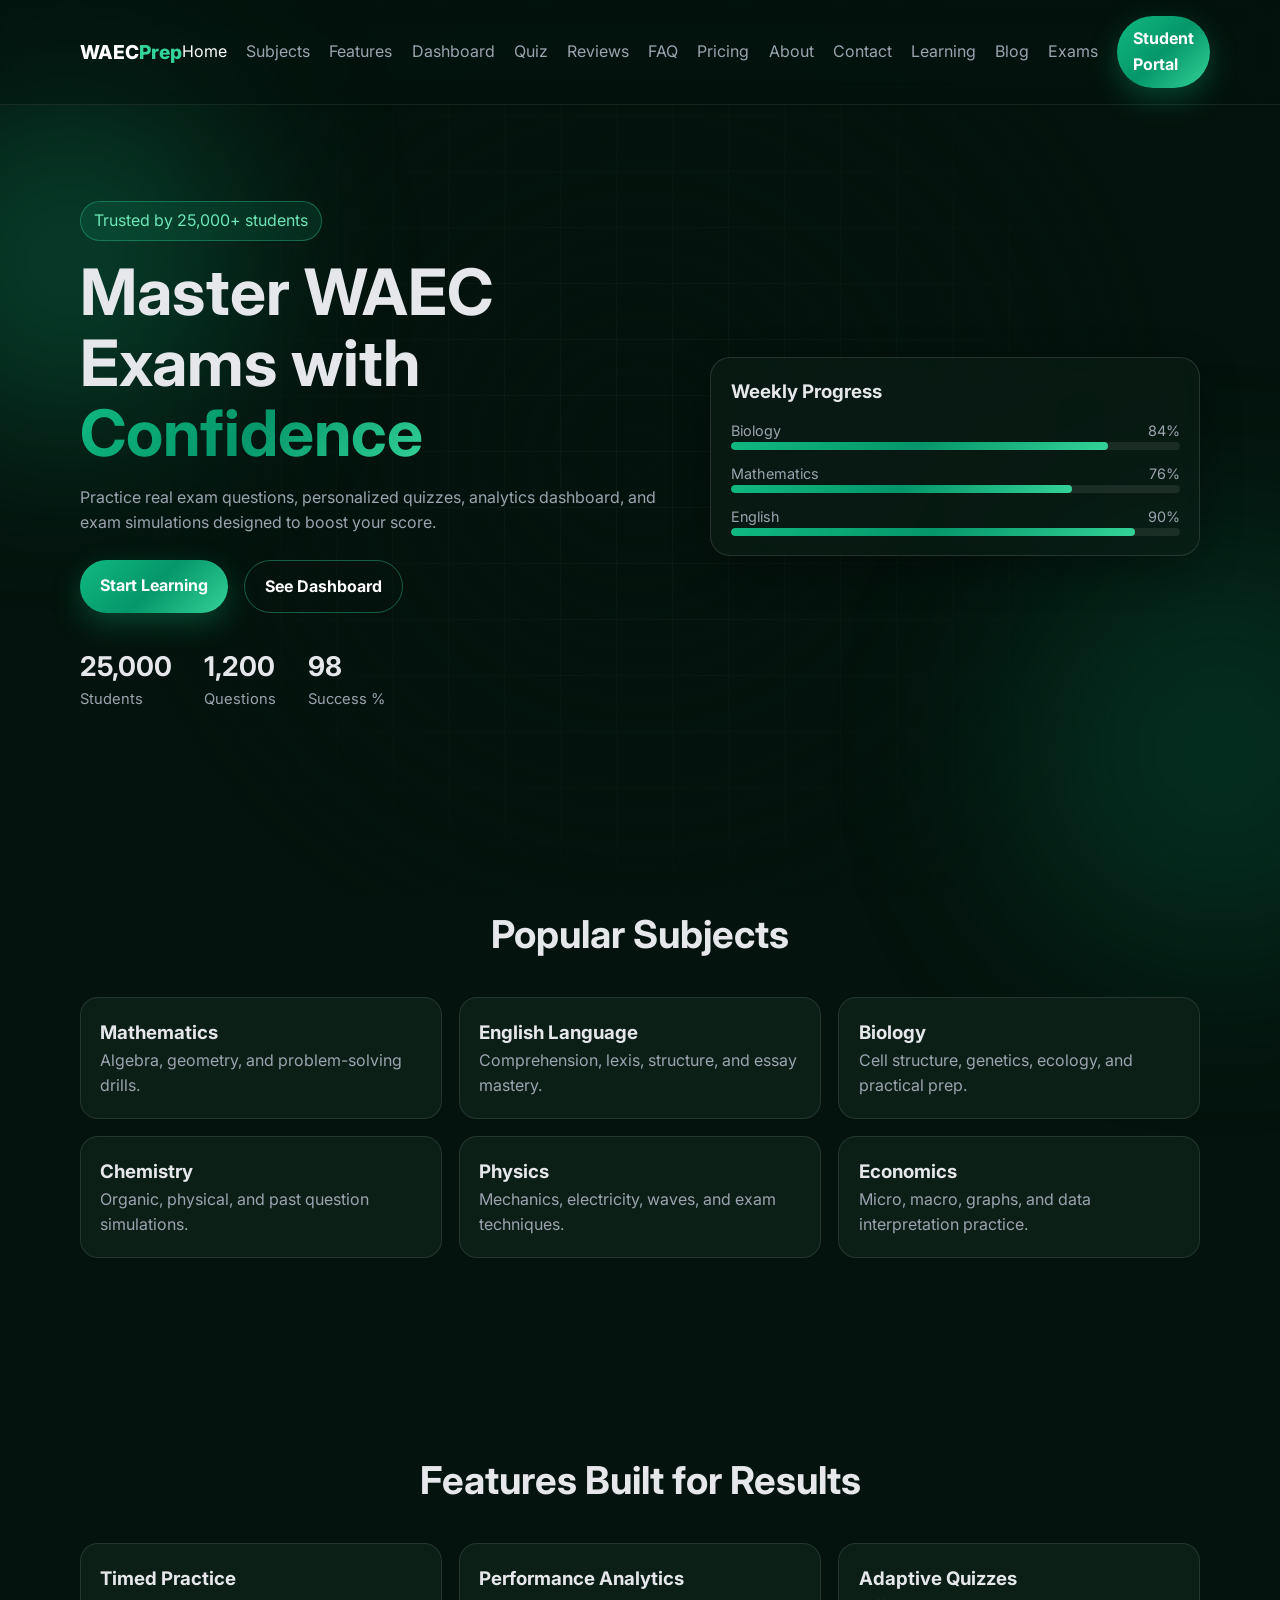
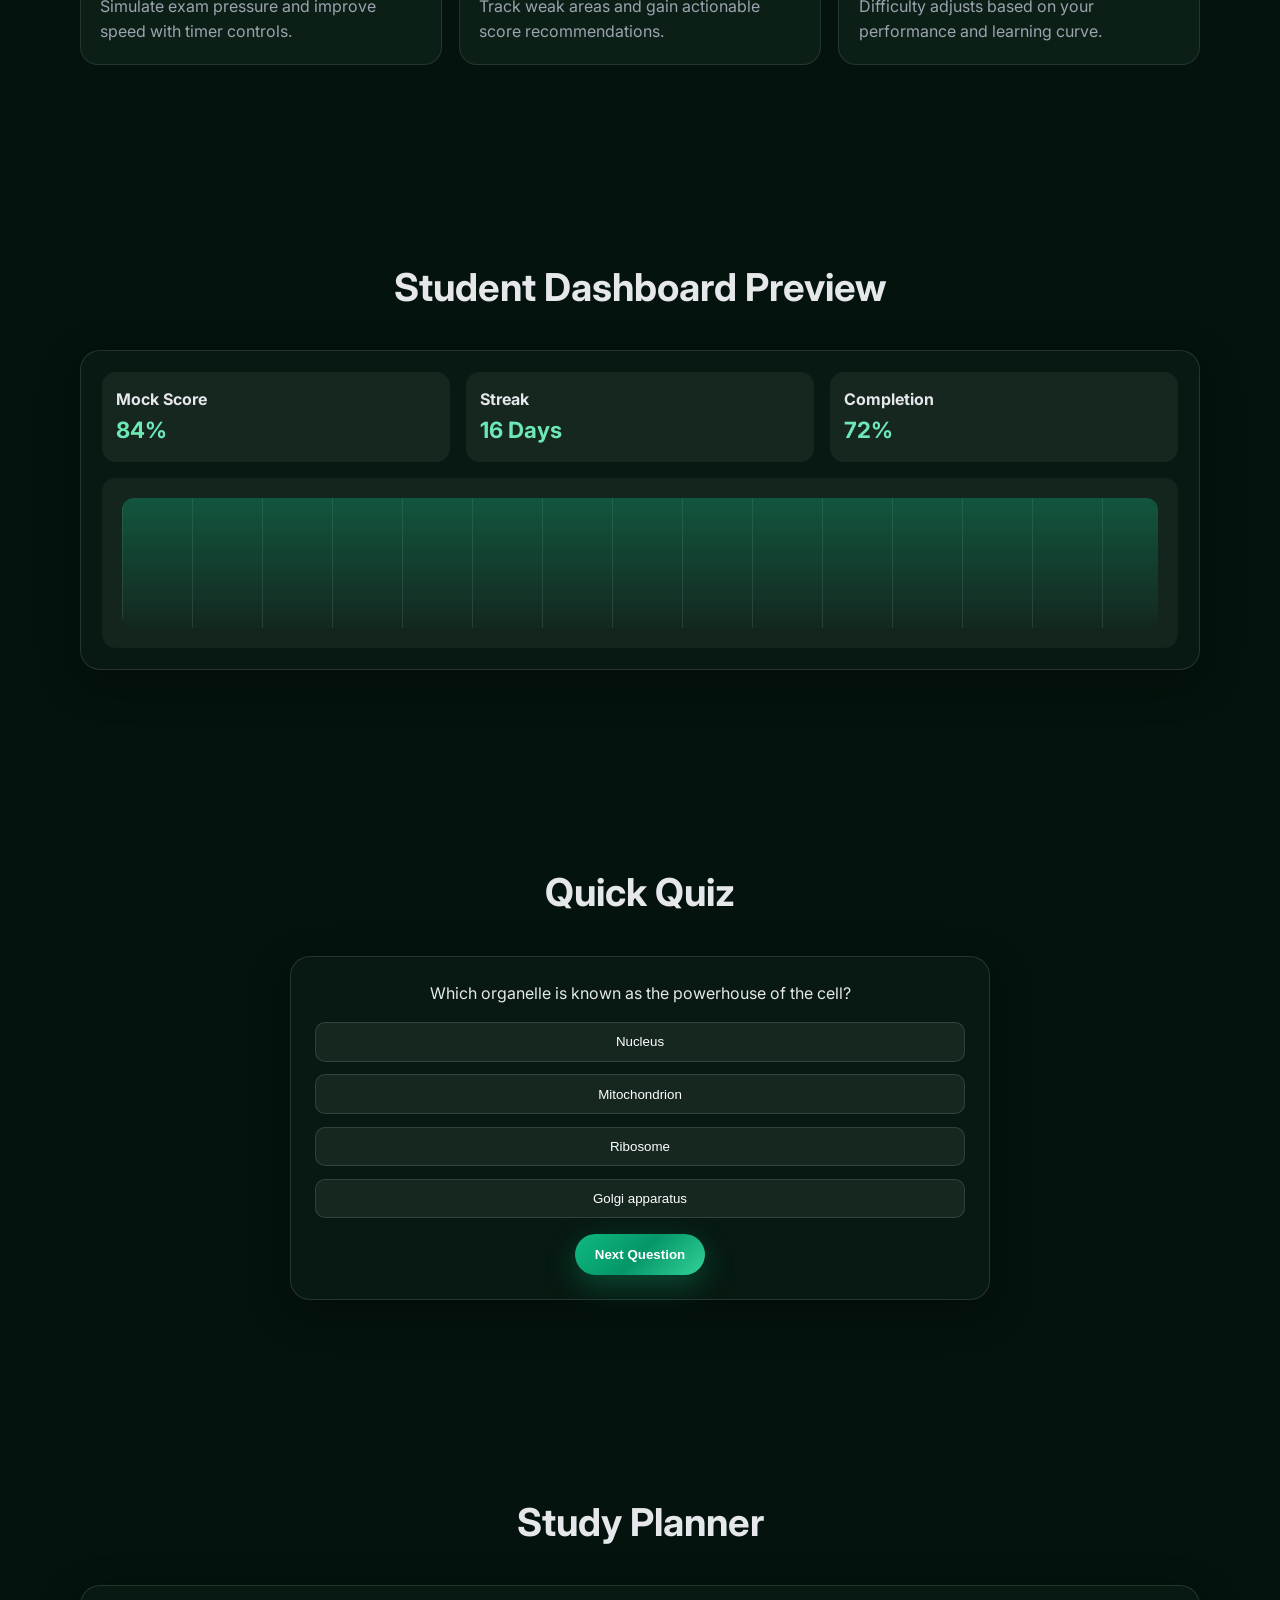
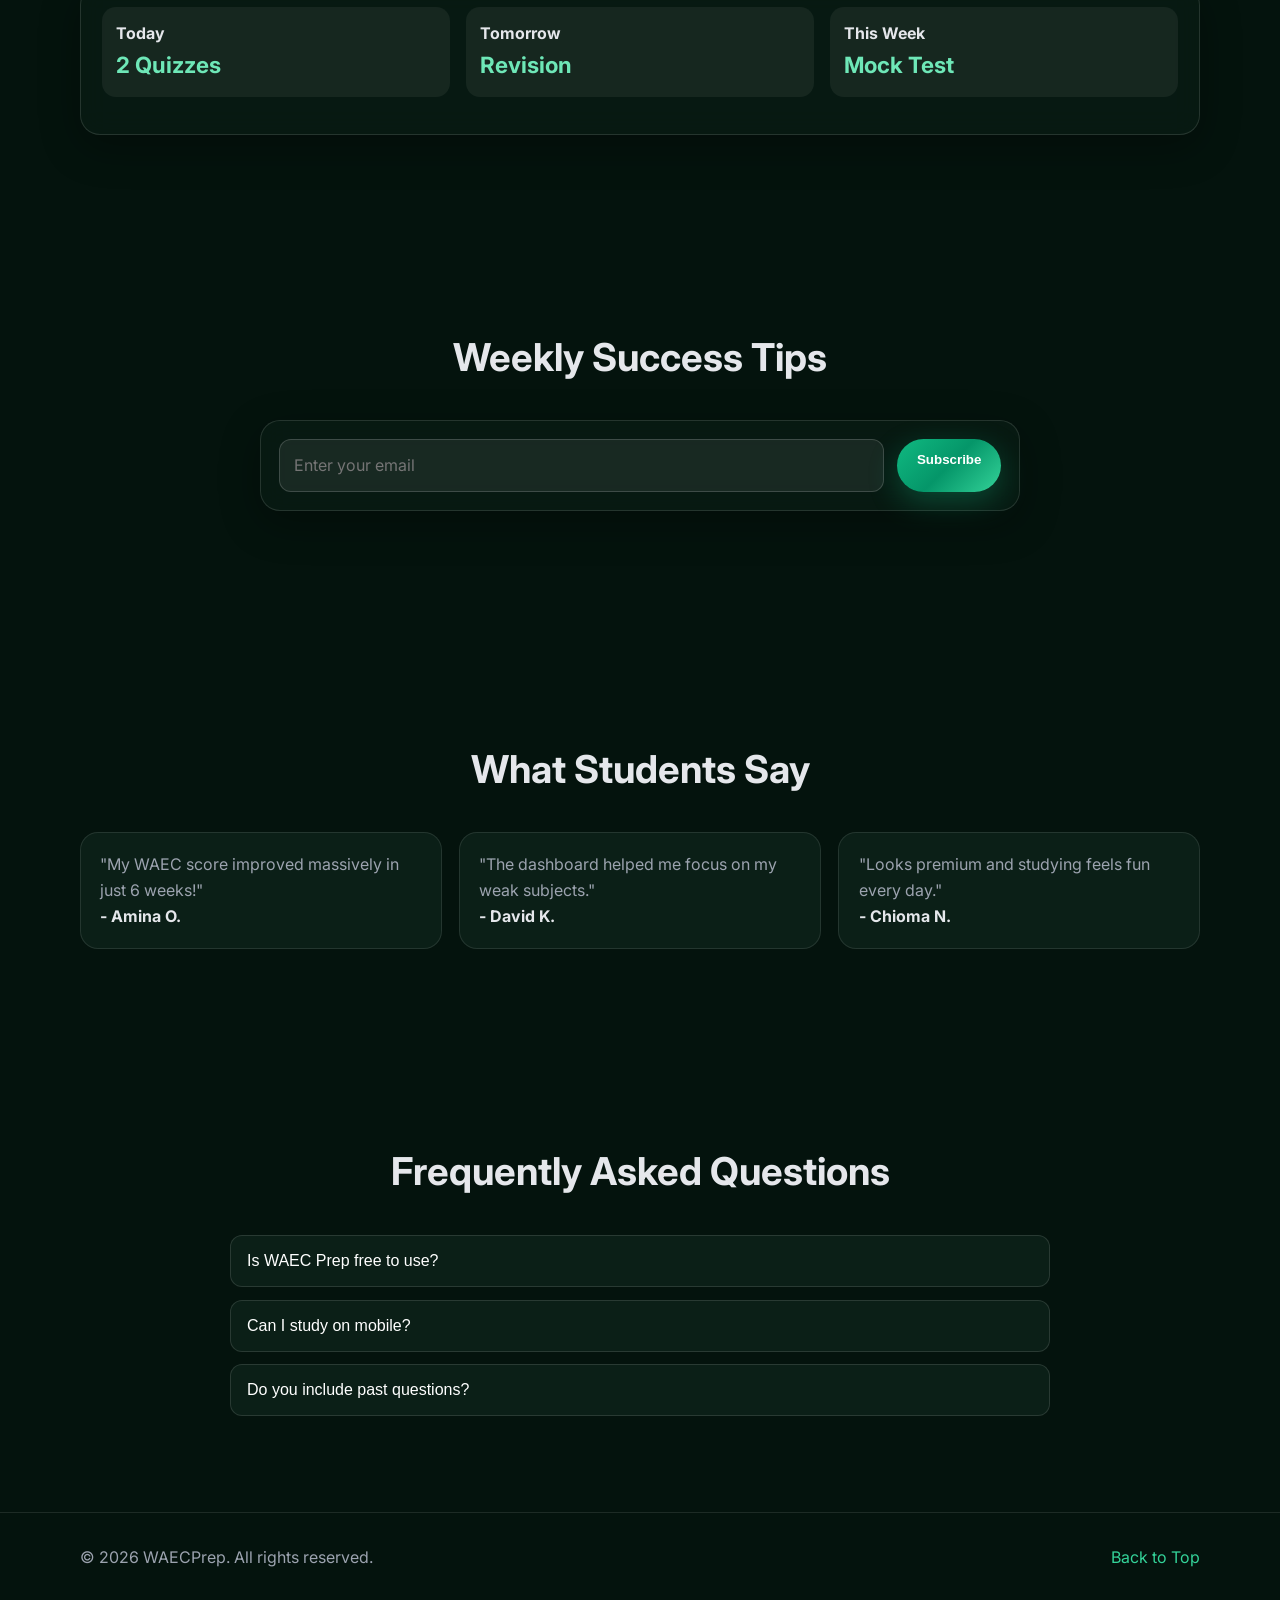
<file: index.html>
<!DOCTYPE html>
<html lang="en">
<head>
  <meta charset="UTF-8" />
  <meta name="viewport" content="width=device-width, initial-scale=1.0" />
  <title>WAEC Prep - Learn Smarter, Score Higher</title>
  <link rel="preconnect" href="https://fonts.googleapis.com">
  <link rel="preconnect" href="https://fonts.gstatic.com" crossorigin>
  <link href="https://fonts.googleapis.com/css2?family=Inter:wght@400;500;600;700;800&display=swap" rel="stylesheet">
  <link rel="stylesheet" href="style.css" />
</head>
<body>
  <div class="bg-effects" aria-hidden="true">
    <span class="orb orb-1"></span>
    <span class="orb orb-2"></span>
    <span class="grid-overlay"></span>
  </div>

  <header class="navbar" id="navbar">
    <div class="container nav-wrapper">
      <a href="#home" class="logo">WAEC<span>Prep</span></a>
      <button class="mobile-toggle" id="mobileToggle" aria-label="Toggle navigation">
        <span></span><span></span><span></span>
      </button>
      <nav class="nav-links" id="navLinks">
        <a href="#home" class="nav-link active">Home</a>
        <a href="#subjects" class="nav-link">Subjects</a>
        <a href="#features" class="nav-link">Features</a>
        <a href="#dashboard" class="nav-link">Dashboard</a>
        <a href="#quiz" class="nav-link">Quiz</a>
        <a href="#testimonials" class="nav-link">Reviews</a>
        <a href="#faq" class="nav-link">FAQ</a>
        <a href="pricing.html" class="nav-link">Pricing</a>
        <a href="about.html" class="nav-link">About</a>
        <a href="contact.html" class="nav-link">Contact</a>
        <a href="learning.html" class="nav-link">Learning</a>
        <a href="blog.html" class="nav-link">Blog</a>
        <a href="exams.html" class="nav-link">Exams</a>
        <a href="dashboard.html" class="btn btn-sm ripple">Student Portal</a>
      </nav>
    </div>
  </header>

  <main>
    <section class="hero section" id="home">
      <div class="container hero-layout">
        <div class="hero-text reveal">
          <p class="badge">Trusted by 25,000+ students</p>
          <h1>Master WAEC Exams with <span>Confidence</span></h1>
          <p class="sub">Practice real exam questions, personalized quizzes, analytics dashboard, and exam simulations designed to boost your score.</p>
          <div class="hero-actions">
            <a href="#subjects" class="btn ripple">Start Learning</a>
            <a href="#dashboard" class="btn btn-ghost ripple">See Dashboard</a>
          </div>
          <div class="stats">
            <div><h3 class="counter" data-target="25000">0</h3><p>Students</p></div>
            <div><h3 class="counter" data-target="1200">0</h3><p>Questions</p></div>
            <div><h3 class="counter" data-target="98">0</h3><p>Success %</p></div>
          </div>
        </div>
        <div class="hero-card reveal delay-1">
          <div class="glass panel">
            <h3>Weekly Progress</h3>
            <div class="progress-wrap">
              <div class="progress-label"><span>Biology</span><span>84%</span></div>
              <div class="track"><div class="bar w84"></div></div>
              <div class="progress-label"><span>Mathematics</span><span>76%</span></div>
              <div class="track"><div class="bar w76"></div></div>
              <div class="progress-label"><span>English</span><span>90%</span></div>
              <div class="track"><div class="bar w90"></div></div>
            </div>
          </div>
        </div>
      </div>
    </section>

    <section class="section" id="subjects">
      <div class="container">
        <h2 class="section-title reveal">Popular Subjects</h2>
        <div class="cards-grid">
          <article class="subject-card reveal"><h3>Mathematics</h3><p>Algebra, geometry, and problem-solving drills.</p></article>
          <article class="subject-card reveal delay-1"><h3>English Language</h3><p>Comprehension, lexis, structure, and essay mastery.</p></article>
          <article class="subject-card reveal delay-2"><h3>Biology</h3><p>Cell structure, genetics, ecology, and practical prep.</p></article>
          <article class="subject-card reveal"><h3>Chemistry</h3><p>Organic, physical, and past question simulations.</p></article>
          <article class="subject-card reveal delay-1"><h3>Physics</h3><p>Mechanics, electricity, waves, and exam techniques.</p></article>
          <article class="subject-card reveal delay-2"><h3>Economics</h3><p>Micro, macro, graphs, and data interpretation practice.</p></article>
        </div>
      </div>
    </section>

    <section class="section" id="features">
      <div class="container">
        <h2 class="section-title reveal">Features Built for Results</h2>
        <div class="feature-grid">
          <article class="feature-card reveal"><h3>Timed Practice</h3><p>Simulate exam pressure and improve speed with timer controls.</p></article>
          <article class="feature-card reveal delay-1"><h3>Performance Analytics</h3><p>Track weak areas and gain actionable score recommendations.</p></article>
          <article class="feature-card reveal delay-2"><h3>Adaptive Quizzes</h3><p>Difficulty adjusts based on your performance and learning curve.</p></article>
        </div>
      </div>
    </section>

    <section class="section" id="dashboard">
      <div class="container">
        <h2 class="section-title reveal">Student Dashboard Preview</h2>
        <div class="dashboard glass reveal">
          <div class="dash-top">
            <div class="metric"><h4>Mock Score</h4><p>84%</p></div>
            <div class="metric"><h4>Streak</h4><p>16 Days</p></div>
            <div class="metric"><h4>Completion</h4><p>72%</p></div>
          </div>
          <div class="dash-chart">
            <div class="chart-line"></div>
          </div>
        </div>
      </div>
    </section>

    <section class="section" id="quiz">
      <div class="container">
        <h2 class="section-title reveal">Quick Quiz</h2>
        <div class="quiz-box glass reveal">
          <p id="question">Loading question...</p>
          <div id="answers" class="answer-list"></div>
          <button id="nextBtn" class="btn ripple">Next Question</button>
        </div>
      </div>
    </section>


    <section class="section" id="planner">
      <div class="container">
        <h2 class="section-title reveal">Study Planner</h2>
        <div class="dashboard glass reveal">
          <div class="dash-top">
            <div class="metric"><h4>Today</h4><p>2 Quizzes</p></div>
            <div class="metric"><h4>Tomorrow</h4><p>Revision</p></div>
            <div class="metric"><h4>This Week</h4><p>Mock Test</p></div>
          </div>
        </div>
      </div>
    </section>


    <section class="section" id="newsletter">
      <div class="container">
        <h2 class="section-title reveal">Weekly Success Tips</h2>
        <form class="glass newsletter reveal" id="newsletterForm">
          <input type="email" id="newsletterEmail" placeholder="Enter your email" required />
          <button class="btn ripple" type="submit">Subscribe</button>
        </form>
        <p class="newsletter-note" id="newsletterNote"></p>
      </div>
    </section>

    <section class="section" id="testimonials">
      <div class="container">
        <h2 class="section-title reveal">What Students Say</h2>
        <div class="testimonial-grid">
          <article class="testimonial reveal"><p>"My WAEC score improved massively in just 6 weeks!"</p><h4>- Amina O.</h4></article>
          <article class="testimonial reveal delay-1"><p>"The dashboard helped me focus on my weak subjects."</p><h4>- David K.</h4></article>
          <article class="testimonial reveal delay-2"><p>"Looks premium and studying feels fun every day."</p><h4>- Chioma N.</h4></article>
        </div>
      </div>
    </section>

    <section class="section" id="faq">
      <div class="container">
        <h2 class="section-title reveal">Frequently Asked Questions</h2>
        <div class="faq-list">
          <div class="faq-item reveal">
            <button class="faq-question">Is WAEC Prep free to use?</button>
            <div class="faq-answer"><p>Yes, core quizzes and study tools are free with optional premium bundles.</p></div>
          </div>
          <div class="faq-item reveal delay-1">
            <button class="faq-question">Can I study on mobile?</button>
            <div class="faq-answer"><p>Absolutely. The platform is fully responsive for phones, tablets, and desktops.</p></div>
          </div>
          <div class="faq-item reveal delay-2">
            <button class="faq-question">Do you include past questions?</button>
            <div class="faq-answer"><p>Yes. We curate WAEC-style and past-question inspired practice sets regularly.</p></div>
          </div>
        </div>
      </div>
    </section>
  </main>

  <footer class="footer">
    <div class="container footer-wrap">
      <p>© 2026 WAECPrep. All rights reserved.</p>
      <a href="#home">Back to Top</a>
    </div>
  </footer>

  <script src="script.js"></script>
</body>
</html>
</file>
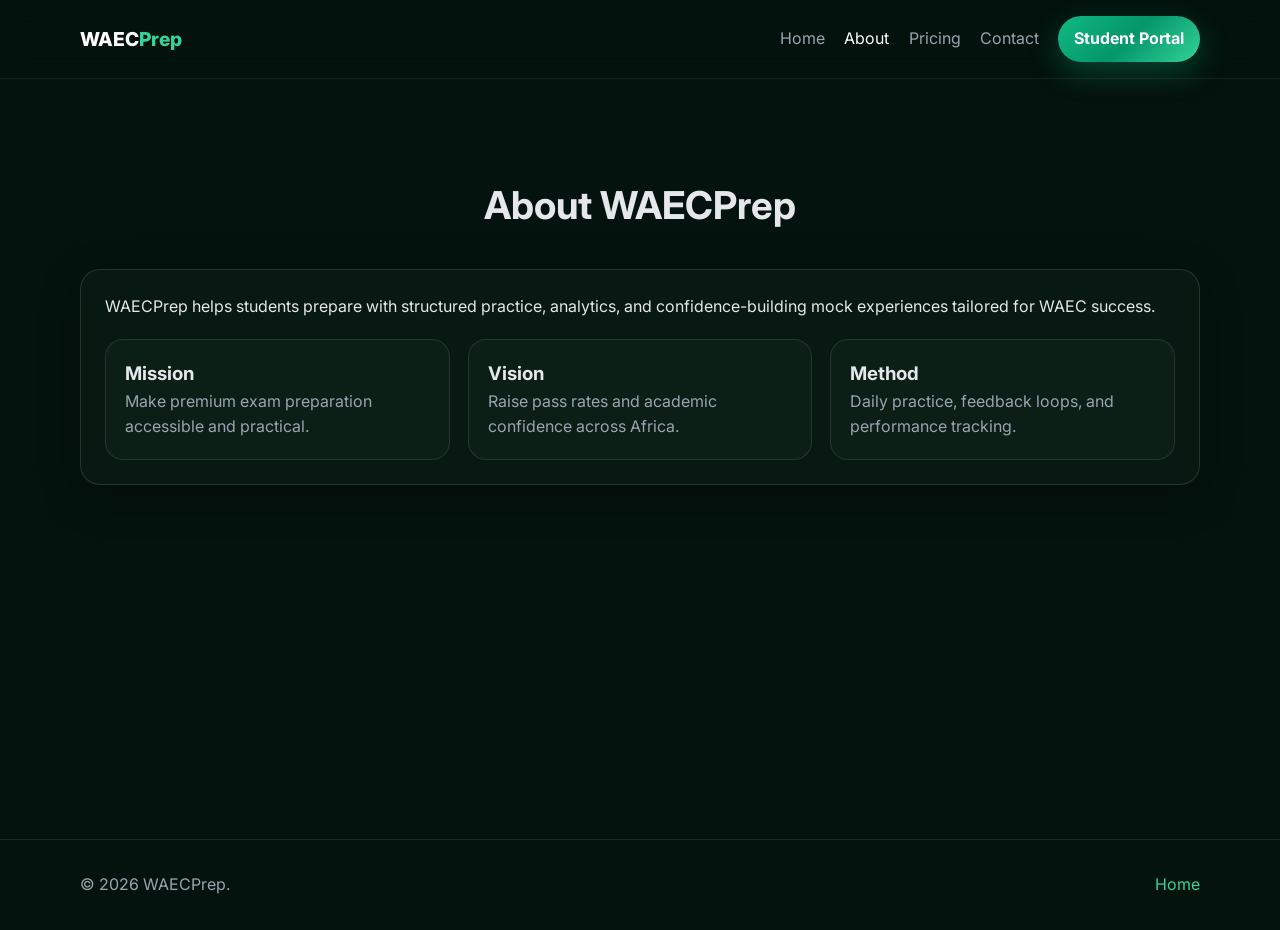
<file: about.html>
<!DOCTYPE html>
<html lang="en">
<head>
  <meta charset="UTF-8" />
  <meta name="viewport" content="width=device-width, initial-scale=1.0" />
  <title>About | WAECPrep</title>
  <link rel="preconnect" href="https://fonts.googleapis.com">
  <link rel="preconnect" href="https://fonts.gstatic.com" crossorigin>
  <link href="https://fonts.googleapis.com/css2?family=Inter:wght@400;500;600;700;800&display=swap" rel="stylesheet">
  <link rel="stylesheet" href="style.css" />
</head>
<body>
<header class="navbar" id="navbar">
  <div class="container nav-wrapper">
    <a href="index.html#home" class="logo">WAEC<span>Prep</span></a>
    <button class="mobile-toggle" id="mobileToggle" aria-label="Toggle navigation"><span></span><span></span><span></span></button>
    <nav class="nav-links" id="navLinks">
      <a href="index.html" class="nav-link">Home</a>
      <a href="about.html" class="nav-link active">About</a>
      <a href="pricing.html" class="nav-link">Pricing</a>
      <a href="contact.html" class="nav-link">Contact</a>
      <a href="dashboard.html" class="btn btn-sm ripple">Student Portal</a>
    </nav>
  </div>
</header>
<main class="section page-shell">
  <div class="container">
    <h1 class="section-title reveal">About WAECPrep</h1>
    <div class="glass page-card reveal">
      <p>WAECPrep helps students prepare with structured practice, analytics, and confidence-building mock experiences tailored for WAEC success.</p>
      <div class="feature-grid page-grid">
        <article class="feature-card"><h3>Mission</h3><p>Make premium exam preparation accessible and practical.</p></article>
        <article class="feature-card"><h3>Vision</h3><p>Raise pass rates and academic confidence across Africa.</p></article>
        <article class="feature-card"><h3>Method</h3><p>Daily practice, feedback loops, and performance tracking.</p></article>
      </div>
    </div>
  </div>
</main>
<footer class="footer"><div class="container footer-wrap"><p>© 2026 WAECPrep.</p><a href="index.html">Home</a></div></footer>
<script src="script.js"></script>
</body>
</html>
</file>
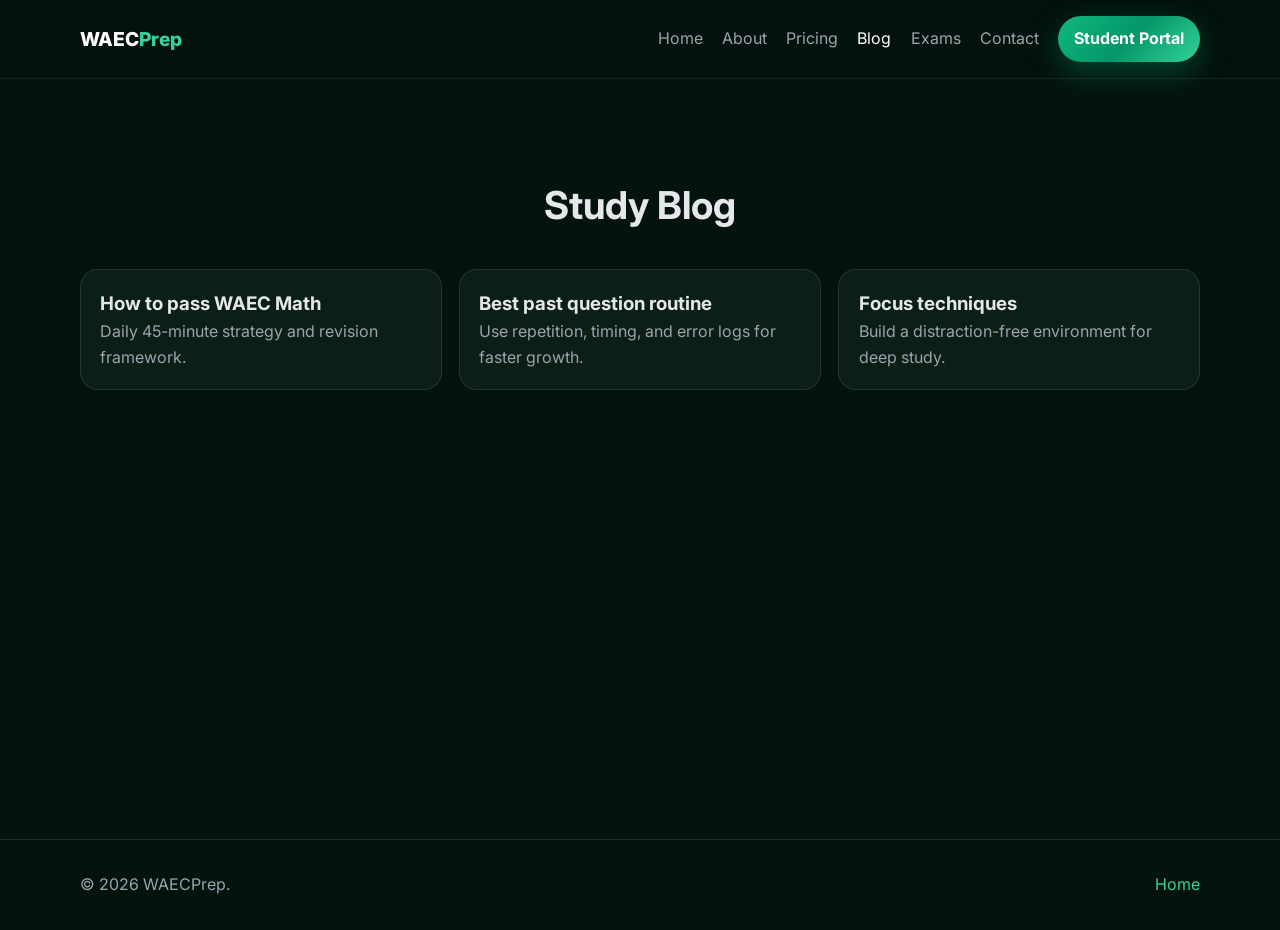
<file: blog.html>
<!DOCTYPE html>
<html lang="en">
<head>
  <meta charset="UTF-8" />
  <meta name="viewport" content="width=device-width, initial-scale=1.0" />
  <title>Blog | WAECPrep</title>
  <link rel="preconnect" href="https://fonts.googleapis.com">
  <link rel="preconnect" href="https://fonts.gstatic.com" crossorigin>
  <link href="https://fonts.googleapis.com/css2?family=Inter:wght@400;500;600;700;800&display=swap" rel="stylesheet">
  <link rel="stylesheet" href="style.css" />
</head>
<body>
<header class="navbar" id="navbar"><div class="container nav-wrapper"><a href="index.html" class="logo">WAEC<span>Prep</span></a><button class="mobile-toggle" id="mobileToggle" aria-label="Toggle navigation"><span></span><span></span><span></span></button><nav class="nav-links" id="navLinks"><a href="index.html" class="nav-link">Home</a><a href="about.html" class="nav-link">About</a><a href="pricing.html" class="nav-link">Pricing</a><a href="blog.html" class="nav-link active">Blog</a><a href="exams.html" class="nav-link">Exams</a><a href="contact.html" class="nav-link">Contact</a><a href="dashboard.html" class="btn btn-sm ripple">Student Portal</a></nav></div></header>
<main class="section page-shell"><div class="container"><h1 class="section-title reveal">Study Blog</h1><div class="cards-grid"><article class="subject-card reveal"><h3>How to pass WAEC Math</h3><p>Daily 45-minute strategy and revision framework.</p></article><article class="subject-card reveal delay-1"><h3>Best past question routine</h3><p>Use repetition, timing, and error logs for faster growth.</p></article><article class="subject-card reveal delay-2"><h3>Focus techniques</h3><p>Build a distraction-free environment for deep study.</p></article></div></div></main>
<footer class="footer"><div class="container footer-wrap"><p>© 2026 WAECPrep.</p><a href="index.html">Home</a></div></footer>
<script src="script.js"></script>
</body>
</html>
</file>
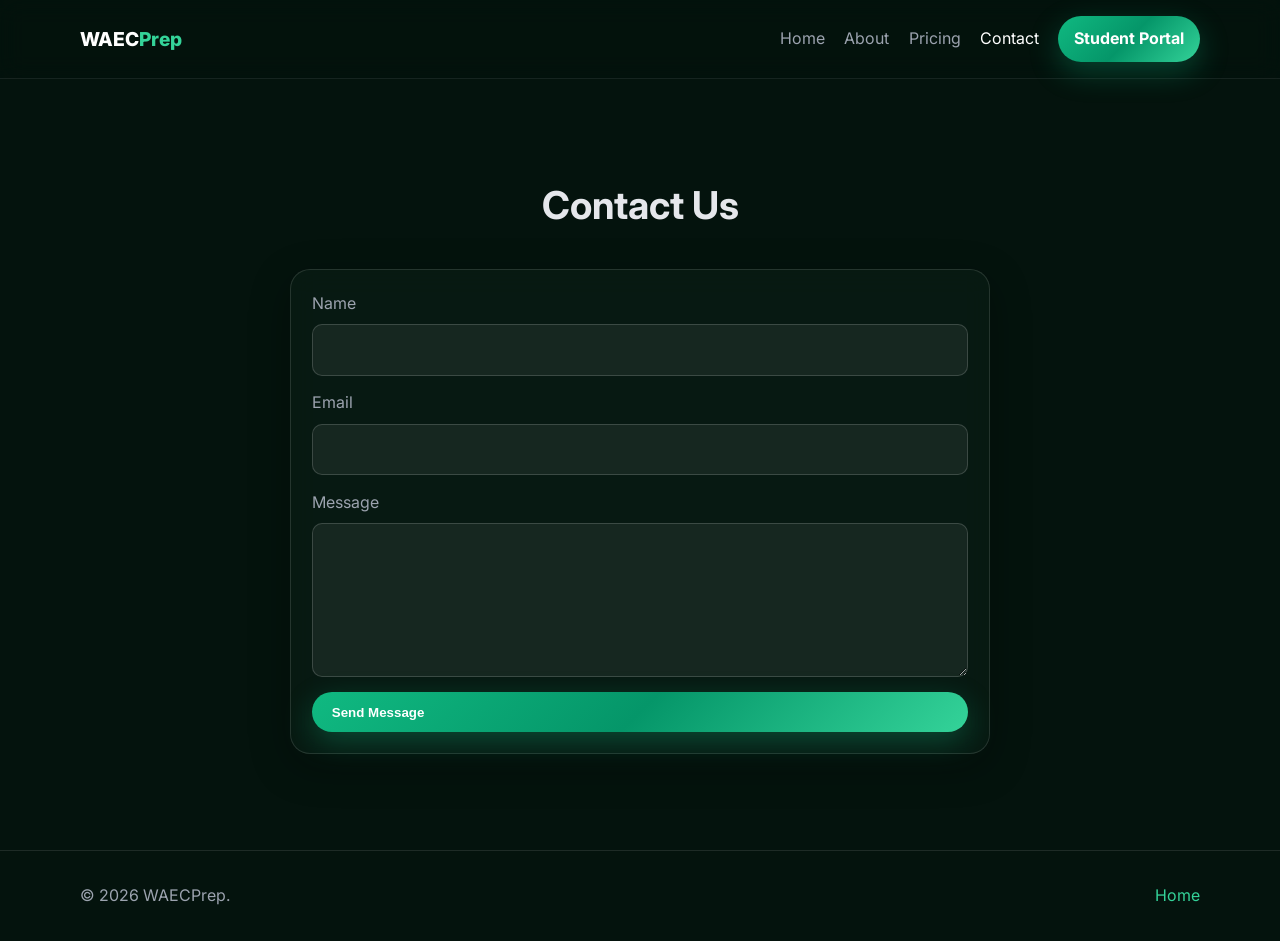
<file: contact.html>
<!DOCTYPE html>
<html lang="en">
<head>
  <meta charset="UTF-8" />
  <meta name="viewport" content="width=device-width, initial-scale=1.0" />
  <title>Contact | WAECPrep</title>
  <link rel="preconnect" href="https://fonts.googleapis.com">
  <link rel="preconnect" href="https://fonts.gstatic.com" crossorigin>
  <link href="https://fonts.googleapis.com/css2?family=Inter:wght@400;500;600;700;800&display=swap" rel="stylesheet">
  <link rel="stylesheet" href="style.css" />
</head>
<body>
<header class="navbar" id="navbar"><div class="container nav-wrapper"><a href="index.html" class="logo">WAEC<span>Prep</span></a><button class="mobile-toggle" id="mobileToggle" aria-label="Toggle navigation"><span></span><span></span><span></span></button><nav class="nav-links" id="navLinks"><a href="index.html" class="nav-link">Home</a><a href="about.html" class="nav-link">About</a><a href="pricing.html" class="nav-link">Pricing</a><a href="contact.html" class="nav-link active">Contact</a><a href="dashboard.html" class="btn btn-sm ripple">Student Portal</a></nav></div></header>
<main class="section page-shell"><div class="container"><h1 class="section-title reveal">Contact Us</h1><form class="glass contact-form reveal"><label>Name<input type="text" required></label><label>Email<input type="email" required></label><label>Message<textarea rows="5" required></textarea></label><button class="btn ripple" type="submit">Send Message</button></form></div></main>
<footer class="footer"><div class="container footer-wrap"><p>© 2026 WAECPrep.</p><a href="index.html">Home</a></div></footer>
<script src="script.js"></script>
</body>
</html>
</file>
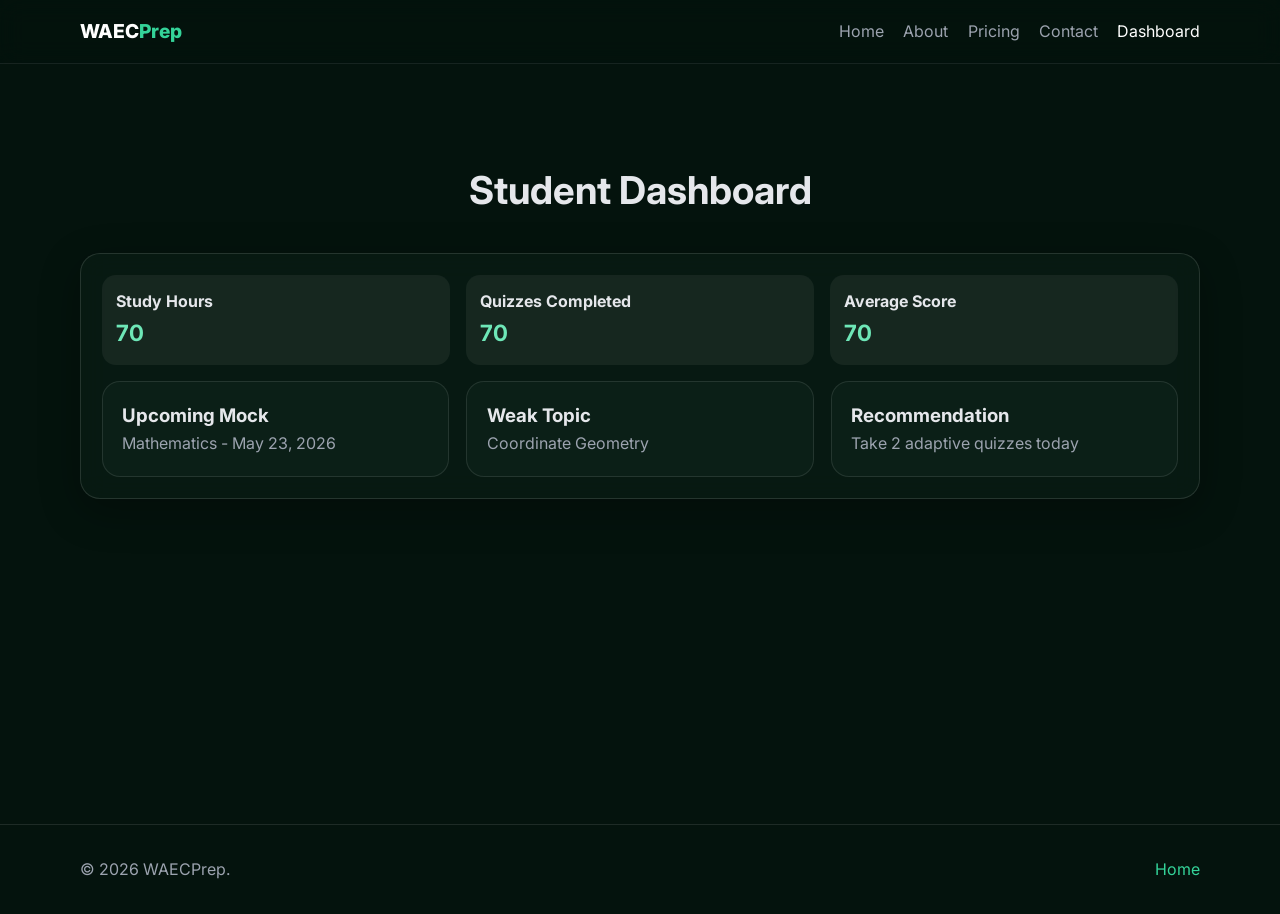
<file: dashboard.html>
<!DOCTYPE html>
<html lang="en">
<head>
  <meta charset="UTF-8" />
  <meta name="viewport" content="width=device-width, initial-scale=1.0" />
  <title>Dashboard | WAECPrep</title>
  <link rel="preconnect" href="https://fonts.googleapis.com">
  <link rel="preconnect" href="https://fonts.gstatic.com" crossorigin>
  <link href="https://fonts.googleapis.com/css2?family=Inter:wght@400;500;600;700;800&display=swap" rel="stylesheet">
  <link rel="stylesheet" href="style.css" />
</head>
<body>
<header class="navbar" id="navbar"><div class="container nav-wrapper"><a href="index.html" class="logo">WAEC<span>Prep</span></a><button class="mobile-toggle" id="mobileToggle" aria-label="Toggle navigation"><span></span><span></span><span></span></button><nav class="nav-links" id="navLinks"><a href="index.html" class="nav-link">Home</a><a href="about.html" class="nav-link">About</a><a href="pricing.html" class="nav-link">Pricing</a><a href="contact.html" class="nav-link">Contact</a><a href="dashboard.html" class="nav-link active">Dashboard</a></nav></div></header>
<main class="section page-shell"><div class="container"><h1 class="section-title reveal">Student Dashboard</h1><section class="dashboard glass reveal"><div class="dash-top"><div class="metric"><h4>Study Hours</h4><p class="counter" data-target="122">0</p></div><div class="metric"><h4>Quizzes Completed</h4><p class="counter" data-target="87">0</p></div><div class="metric"><h4>Average Score</h4><p class="counter" data-target="84">0</p></div></div><div class="cards-grid"><article class="subject-card"><h3>Upcoming Mock</h3><p>Mathematics - May 23, 2026</p></article><article class="subject-card"><h3>Weak Topic</h3><p>Coordinate Geometry</p></article><article class="subject-card"><h3>Recommendation</h3><p>Take 2 adaptive quizzes today</p></article></div></section></div></main>
<footer class="footer"><div class="container footer-wrap"><p>© 2026 WAECPrep.</p><a href="index.html">Home</a></div></footer>
<script src="script.js"></script>
</body>
</html>
</file>
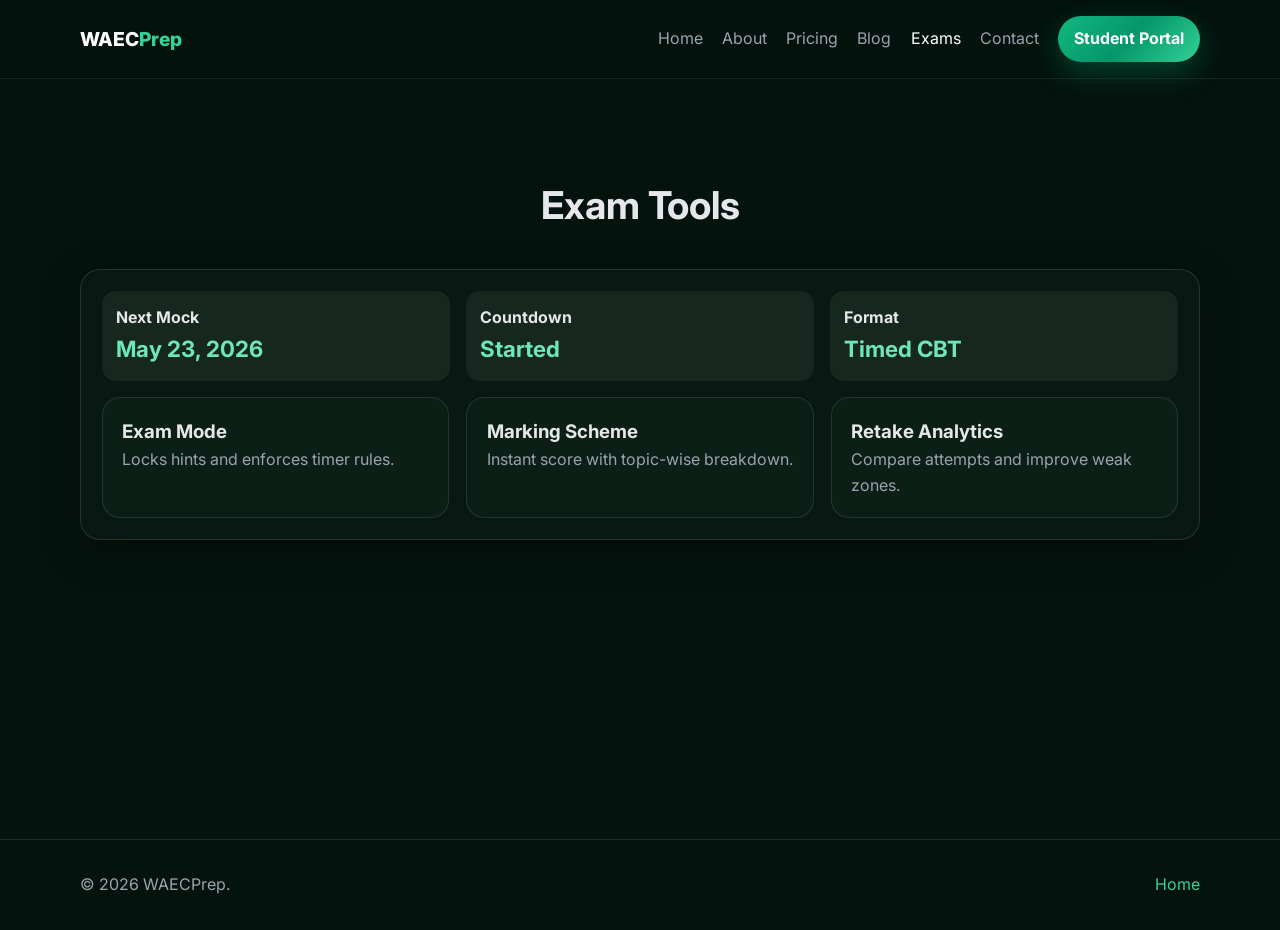
<file: exams.html>
<!DOCTYPE html>
<html lang="en">
<head>
  <meta charset="UTF-8" />
  <meta name="viewport" content="width=device-width, initial-scale=1.0" />
  <title>Exams | WAECPrep</title>
  <link rel="preconnect" href="https://fonts.googleapis.com">
  <link rel="preconnect" href="https://fonts.gstatic.com" crossorigin>
  <link href="https://fonts.googleapis.com/css2?family=Inter:wght@400;500;600;700;800&display=swap" rel="stylesheet">
  <link rel="stylesheet" href="style.css" />
</head>
<body>
<header class="navbar" id="navbar"><div class="container nav-wrapper"><a href="index.html" class="logo">WAEC<span>Prep</span></a><button class="mobile-toggle" id="mobileToggle" aria-label="Toggle navigation"><span></span><span></span><span></span></button><nav class="nav-links" id="navLinks"><a href="index.html" class="nav-link">Home</a><a href="about.html" class="nav-link">About</a><a href="pricing.html" class="nav-link">Pricing</a><a href="blog.html" class="nav-link">Blog</a><a href="exams.html" class="nav-link active">Exams</a><a href="contact.html" class="nav-link">Contact</a><a href="dashboard.html" class="btn btn-sm ripple">Student Portal</a></nav></div></header>
<main class="section page-shell"><div class="container"><h1 class="section-title reveal">Exam Tools</h1><section class="dashboard glass reveal"><div class="dash-top"><div class="metric"><h4>Next Mock</h4><p>May 23, 2026</p></div><div class="metric"><h4>Countdown</h4><p id="countdown">--:--:--</p></div><div class="metric"><h4>Format</h4><p>Timed CBT</p></div></div><div class="feature-grid"><article class="feature-card"><h3>Exam Mode</h3><p>Locks hints and enforces timer rules.</p></article><article class="feature-card"><h3>Marking Scheme</h3><p>Instant score with topic-wise breakdown.</p></article><article class="feature-card"><h3>Retake Analytics</h3><p>Compare attempts and improve weak zones.</p></article></div></section></div></main>
<footer class="footer"><div class="container footer-wrap"><p>© 2026 WAECPrep.</p><a href="index.html">Home</a></div></footer>
<script src="script.js"></script>
</body>
</html>
</file>
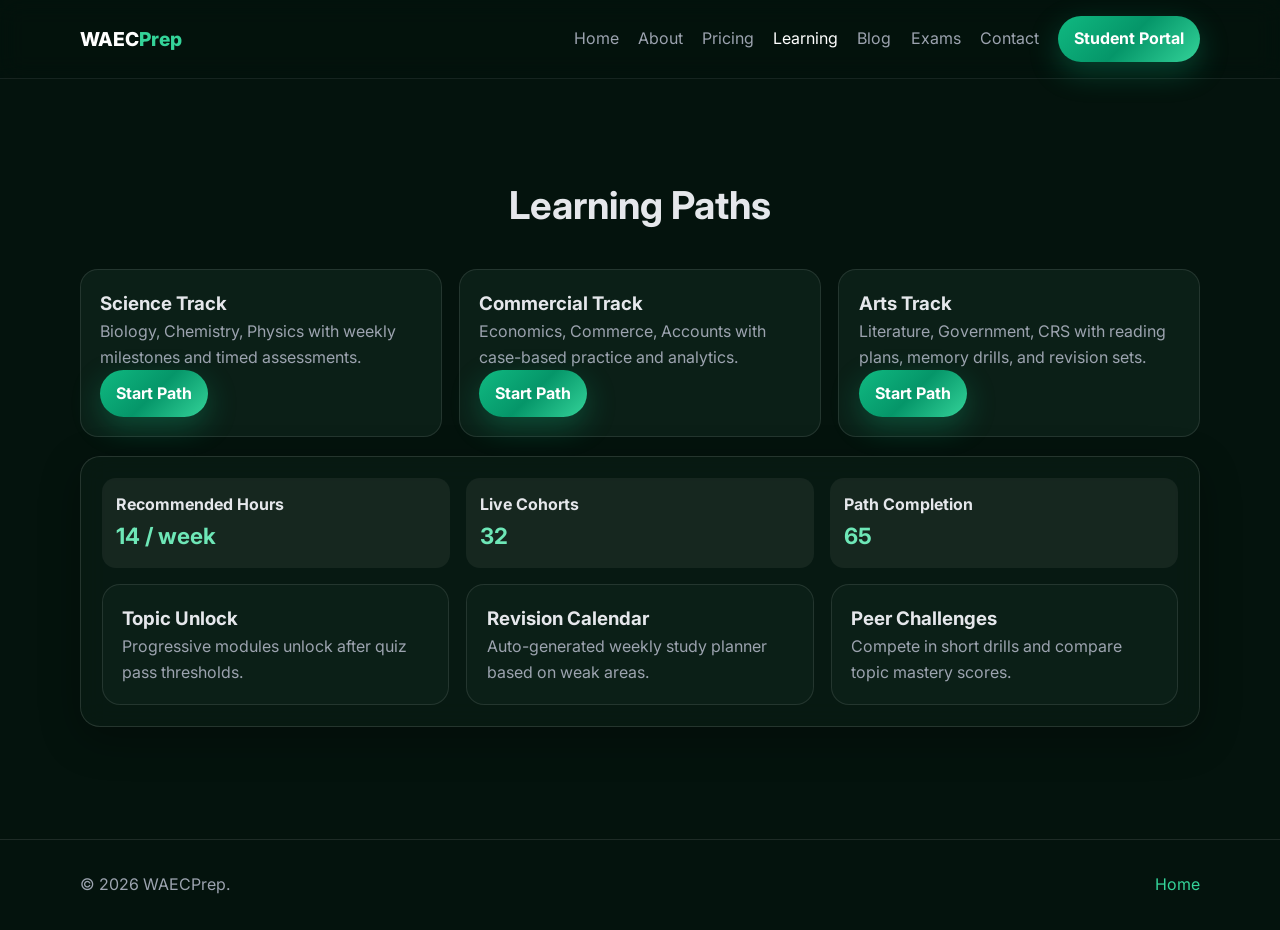
<file: learning.html>
<!DOCTYPE html>
<html lang="en">
<head>
  <meta charset="UTF-8" />
  <meta name="viewport" content="width=device-width, initial-scale=1.0" />
  <title>Learning Paths | WAECPrep</title>
  <link rel="preconnect" href="https://fonts.googleapis.com">
  <link rel="preconnect" href="https://fonts.gstatic.com" crossorigin>
  <link href="https://fonts.googleapis.com/css2?family=Inter:wght@400;500;600;700;800&display=swap" rel="stylesheet">
  <link rel="stylesheet" href="style.css" />
</head>
<body>
<header class="navbar" id="navbar"><div class="container nav-wrapper"><a href="index.html" class="logo">WAEC<span>Prep</span></a><button class="mobile-toggle" id="mobileToggle" aria-label="Toggle navigation"><span></span><span></span><span></span></button><nav class="nav-links" id="navLinks"><a href="index.html" class="nav-link">Home</a><a href="about.html" class="nav-link">About</a><a href="pricing.html" class="nav-link">Pricing</a><a href="learning.html" class="nav-link active">Learning</a><a href="blog.html" class="nav-link">Blog</a><a href="exams.html" class="nav-link">Exams</a><a href="contact.html" class="nav-link">Contact</a><a href="dashboard.html" class="btn btn-sm ripple">Student Portal</a></nav></div></header>
<main class="section page-shell">
  <div class="container">
    <h1 class="section-title reveal">Learning Paths</h1>
    <div class="cards-grid">
      <article class="subject-card reveal"><h3>Science Track</h3><p>Biology, Chemistry, Physics with weekly milestones and timed assessments.</p><a class="btn btn-sm ripple" href="dashboard.html">Start Path</a></article>
      <article class="subject-card reveal delay-1"><h3>Commercial Track</h3><p>Economics, Commerce, Accounts with case-based practice and analytics.</p><a class="btn btn-sm ripple" href="dashboard.html">Start Path</a></article>
      <article class="subject-card reveal delay-2"><h3>Arts Track</h3><p>Literature, Government, CRS with reading plans, memory drills, and revision sets.</p><a class="btn btn-sm ripple" href="dashboard.html">Start Path</a></article>
    </div>

    <section class="dashboard glass reveal" style="margin-top:1.2rem;">
      <div class="dash-top">
        <div class="metric"><h4>Recommended Hours</h4><p>14 / week</p></div>
        <div class="metric"><h4>Live Cohorts</h4><p class="counter" data-target="32">0</p></div>
        <div class="metric"><h4>Path Completion</h4><p class="counter" data-target="78">0</p></div>
      </div>
      <div class="feature-grid">
        <article class="feature-card"><h3>Topic Unlock</h3><p>Progressive modules unlock after quiz pass thresholds.</p></article>
        <article class="feature-card"><h3>Revision Calendar</h3><p>Auto-generated weekly study planner based on weak areas.</p></article>
        <article class="feature-card"><h3>Peer Challenges</h3><p>Compete in short drills and compare topic mastery scores.</p></article>
      </div>
    </section>
  </div>
</main>
<footer class="footer"><div class="container footer-wrap"><p>© 2026 WAECPrep.</p><a href="index.html">Home</a></div></footer>
<script src="script.js"></script>
</body>
</html>
</file>
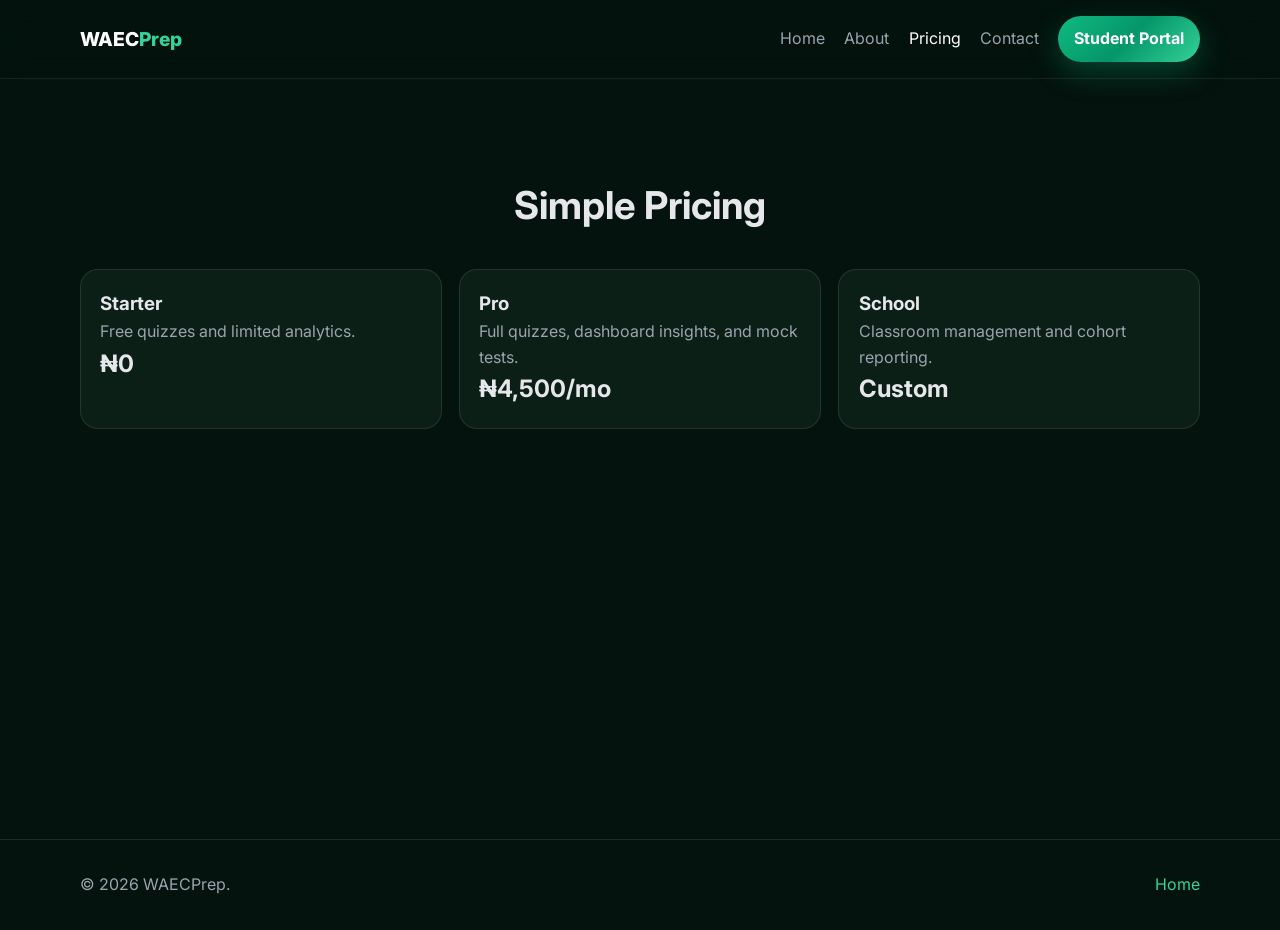
<file: pricing.html>
<!DOCTYPE html>
<html lang="en">
<head>
  <meta charset="UTF-8" />
  <meta name="viewport" content="width=device-width, initial-scale=1.0" />
  <title>Pricing | WAECPrep</title>
  <link rel="preconnect" href="https://fonts.googleapis.com">
  <link rel="preconnect" href="https://fonts.gstatic.com" crossorigin>
  <link href="https://fonts.googleapis.com/css2?family=Inter:wght@400;500;600;700;800&display=swap" rel="stylesheet">
  <link rel="stylesheet" href="style.css" />
</head>
<body>
<header class="navbar" id="navbar"><div class="container nav-wrapper"><a href="index.html" class="logo">WAEC<span>Prep</span></a><button class="mobile-toggle" id="mobileToggle" aria-label="Toggle navigation"><span></span><span></span><span></span></button><nav class="nav-links" id="navLinks"><a href="index.html" class="nav-link">Home</a><a href="about.html" class="nav-link">About</a><a href="pricing.html" class="nav-link active">Pricing</a><a href="contact.html" class="nav-link">Contact</a><a href="dashboard.html" class="btn btn-sm ripple">Student Portal</a></nav></div></header>
<main class="section page-shell"><div class="container"><h1 class="section-title reveal">Simple Pricing</h1><div class="cards-grid"><article class="subject-card reveal"><h3>Starter</h3><p>Free quizzes and limited analytics.</p><h2>₦0</h2></article><article class="subject-card reveal delay-1"><h3>Pro</h3><p>Full quizzes, dashboard insights, and mock tests.</p><h2>₦4,500/mo</h2></article><article class="subject-card reveal delay-2"><h3>School</h3><p>Classroom management and cohort reporting.</p><h2>Custom</h2></article></div></div></main>
<footer class="footer"><div class="container footer-wrap"><p>© 2026 WAECPrep.</p><a href="index.html">Home</a></div></footer>
<script src="script.js"></script>
</body>
</html>
</file>
<file: style.css>
:root {
  --bg: #04130d;
  --card: #0b1f17;
  --primary: #10b981;
  --secondary: #059669;
  --accent: #34d399;
  --text: #e5e7eb;
  --text-gray: #9ca3af;
  --gradient: linear-gradient(135deg, #10b981, #059669, #34d399);
  --glass: rgba(11, 31, 23, 0.6);
}
* { box-sizing: border-box; margin: 0; padding: 0; }
html { scroll-behavior: smooth; }
body {
  font-family: 'Inter', sans-serif;
  background: var(--bg);
  color: var(--text);
  line-height: 1.6;
  overflow-x: hidden;
}
.container { width: min(1120px, 92%); margin: 0 auto; }
.section { padding: 6rem 0; position: relative; }
.section-title { font-size: clamp(1.9rem, 3vw, 2.5rem); margin-bottom: 2rem; text-align: center; }

.bg-effects .orb { position: fixed; border-radius: 50%; filter: blur(90px); z-index: -2; }
.orb-1 { width: 340px; height: 340px; background: #10b98144; top: 10%; left: -100px; }
.orb-2 { width: 420px; height: 420px; background: #05966933; right: -150px; bottom: -60px; }
.grid-overlay { position: fixed; inset: 0; z-index: -3; background: radial-gradient(circle at center, transparent 0, #04130d 70%), repeating-linear-gradient(0deg, #ffffff08 0 1px, transparent 1px 56px), repeating-linear-gradient(90deg, #ffffff08 0 1px, transparent 1px 56px); }

.navbar { position: sticky; top: 0; z-index: 50; backdrop-filter: blur(12px); background: rgba(4,19,13,0.4); border-bottom: 1px solid #ffffff14; transition: box-shadow .3s ease; }
.navbar.scrolled { box-shadow: 0 10px 30px #00000040; }
.nav-wrapper { display: flex; justify-content: space-between; align-items: center; padding: 1rem 0; }
.logo { font-weight: 800; color: #fff; text-decoration: none; font-size: 1.2rem; }
.logo span { color: var(--accent); }
.nav-links { display: flex; align-items: center; gap: 1.2rem; }
.nav-link { color: var(--text-gray); text-decoration: none; transition: .2s; }
.nav-link:hover, .nav-link.active { color: #fff; }
.mobile-toggle { display: none; background: none; border: 0; }
.mobile-toggle span { display: block; width: 25px; height: 2px; margin: 5px 0; background: #fff; }

.btn { display: inline-flex; border: 0; padding: .8rem 1.25rem; border-radius: 999px; background: var(--gradient); color: white; text-decoration: none; font-weight: 700; position: relative; overflow: hidden; transition: transform .2s ease, box-shadow .2s ease; box-shadow: 0 10px 30px #10b9814d; }
.btn:hover { transform: translateY(-2px); }
.btn-sm { padding: .65rem 1rem; }
.btn-ghost { background: transparent; border: 1px solid #34d39966; box-shadow: none; }

.hero-layout { display: grid; grid-template-columns: 1.1fr .9fr; gap: 2rem; align-items: center; }
.badge { background: #10b9811f; color: #6ee7b7; display: inline-block; padding: .4rem .8rem; border-radius: 999px; margin-bottom: 1rem; border: 1px solid #34d3995c; }
.hero h1 { font-size: clamp(2.2rem, 5vw, 4rem); line-height: 1.1; margin-bottom: 1rem; }
.hero h1 span { background: var(--gradient); -webkit-background-clip: text; color: transparent; }
.sub { color: var(--text-gray); max-width: 600px; margin-bottom: 1.5rem; }
.hero-actions { display: flex; gap: 1rem; margin-bottom: 2rem; flex-wrap: wrap; }
.stats { display: flex; gap: 2rem; }
.stats h3 { font-size: 1.7rem; }
.stats p { color: var(--text-gray); font-size: .92rem; }
.glass { background: var(--glass); border: 1px solid #ffffff1f; box-shadow: 0 12px 40px #00000050; backdrop-filter: blur(14px); border-radius: 20px; }
.panel { padding: 1.2rem; }
.panel h3 { margin-bottom: .75rem; }
.progress-label { display: flex; justify-content: space-between; color: var(--text-gray); font-size: .9rem; margin-top: .75rem; }
.track { height: 8px; background: #ffffff14; border-radius: 999px; overflow: hidden; }
.bar { height: 100%; background: var(--gradient); border-radius: 999px; }
.w84{width:84%}.w76{width:76%}.w90{width:90%}

.cards-grid, .feature-grid, .testimonial-grid { display: grid; grid-template-columns: repeat(3, 1fr); gap: 1.1rem; }
.subject-card,.feature-card,.testimonial { background: var(--card); border: 1px solid #ffffff1a; border-radius: 18px; padding: 1.2rem; transition: .25s; }
.subject-card:hover,.feature-card:hover,.testimonial:hover { transform: translateY(-6px); border-color: #34d39980; box-shadow: 0 12px 32px #10b98129; }
.subject-card p,.feature-card p,.testimonial p { color: var(--text-gray); }

.dashboard { padding: 1.3rem; }
.dash-top { display: grid; grid-template-columns: repeat(3,1fr); gap: 1rem; margin-bottom: 1rem; }
.metric { background: #ffffff0f; padding: .9rem; border-radius: 14px; }
.metric p { font-size: 1.4rem; color: #6ee7b7; font-weight: 700; }
.dash-chart { height: 170px; background: #ffffff0d; border-radius: 14px; position: relative; overflow: hidden; }
.chart-line { position: absolute; inset: 20px; border-radius: 12px; background: linear-gradient(180deg,#10b98155,#10b98106), repeating-linear-gradient(90deg,#ffffff1a 0 1px,transparent 1px 70px); }

.quiz-box { max-width: 700px; margin: 0 auto; padding: 1.5rem; text-align: center; }
.answer-list { display: grid; gap: .8rem; margin: 1rem 0; }
.answer-btn { background: #ffffff10; color: #fff; border: 1px solid #ffffff1f; padding: .7rem; border-radius: 10px; cursor: pointer; }
.answer-btn.correct { border-color: #22c55e; background: #22c55e33; }
.answer-btn.wrong { border-color: #ef4444; background: #ef444433; }

.faq-list { max-width: 820px; margin: 0 auto; display: grid; gap: .8rem; }
.faq-item { border: 1px solid #ffffff1f; border-radius: 12px; background: var(--card); overflow: hidden; }
.faq-question { width: 100%; background: transparent; color: #fff; border: 0; text-align: left; padding: 1rem; font-size: 1rem; cursor: pointer; }
.faq-answer { max-height: 0; overflow: hidden; transition: max-height .25s ease; }
.faq-answer p { color: var(--text-gray); padding: 0 1rem 1rem; }
.faq-item.open .faq-answer { max-height: 150px; }

.footer { padding: 2rem 0; border-top: 1px solid #ffffff1a; }
.footer-wrap { display: flex; justify-content: space-between; color: var(--text-gray); }
.footer a { color: var(--accent); text-decoration: none; }

.reveal { opacity: 0; transform: translateY(18px); transition: all .7s ease; }
.reveal.show { opacity: 1; transform: translateY(0); }
.delay-1 { transition-delay: .12s; }
.delay-2 { transition-delay: .24s; }
.ripple-ink { position: absolute; border-radius: 50%; background: #fff; opacity: .25; transform: scale(0); animation: ripple .6s linear; pointer-events: none; }
@keyframes ripple { to { transform: scale(4); opacity: 0; } }

@media (max-width: 980px) {
  .hero-layout, .cards-grid, .feature-grid, .testimonial-grid { grid-template-columns: 1fr; }
  .dash-top { grid-template-columns: 1fr; }
  .mobile-toggle { display: block; }
  .nav-links { position: absolute; top: 68px; left: 4%; right: 4%; display: none; flex-direction: column; background: #0b1f17f2; border: 1px solid #ffffff1f; border-radius: 14px; padding: 1rem; }
  .nav-links.open { display: flex; }
}


.page-shell { min-height: calc(100vh - 140px); }
.page-card { padding: 1.5rem; }
.page-grid { margin-top: 1.2rem; }
.contact-form { max-width: 700px; margin: 0 auto; display: grid; gap: .9rem; padding: 1.3rem; }
.contact-form label { display: grid; gap: .5rem; color: var(--text-gray); }
.contact-form input, .contact-form textarea { background: #ffffff10; border: 1px solid #ffffff29; color: #fff; border-radius: 10px; padding: .75rem .9rem; font: inherit; }


.newsletter { max-width: 760px; margin: 0 auto; padding: 1.1rem; display: grid; grid-template-columns: 1fr auto; gap: .8rem; }
.newsletter input { background: #ffffff12; border: 1px solid #ffffff2a; color: #fff; border-radius: 12px; padding: .8rem .9rem; font: inherit; }
.newsletter-note { text-align: center; margin-top: .75rem; color: #6ee7b7; min-height: 24px; }
@media (max-width: 640px) { .newsletter { grid-template-columns: 1fr; } }
</file>
